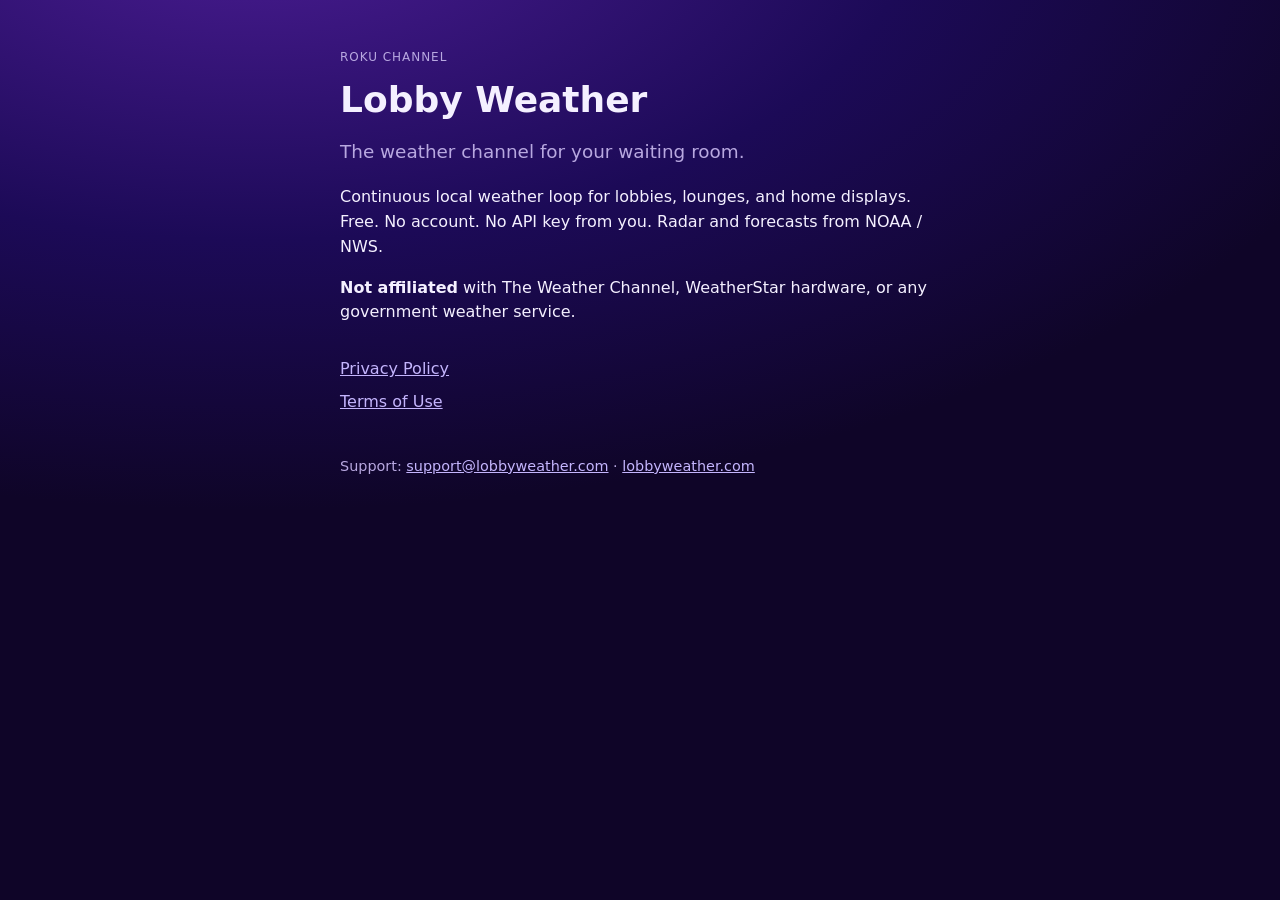
<file: index.html>
<!DOCTYPE html>
<html lang="en">
<head>
  <meta charset="utf-8" />
  <meta name="viewport" content="width=device-width, initial-scale=1" />
  <meta name="description" content="Lobby Weather — continuous weather for waiting rooms and lounges. Roku channel." />
  <title>Lobby Weather</title>
  <link rel="stylesheet" href="styles.css" />
  <link rel="canonical" href="https://lobbyweather.com/" />
</head>
<body>
  <main>
    <p class="eyebrow">Roku channel</p>
    <h1>Lobby Weather</h1>
    <p class="lede">The weather channel for your waiting room.</p>
    <p>
      Continuous local weather loop for lobbies, lounges, and home displays.
      Free. No account. No API key from you. Radar and forecasts from NOAA / NWS.
    </p>
    <p>
      <strong>Not affiliated</strong> with The Weather Channel, WeatherStar hardware,
      or any government weather service.
    </p>
    <ul class="links">
      <li><a href="privacy.html">Privacy Policy</a></li>
      <li><a href="terms.html">Terms of Use</a></li>
    </ul>
    <p class="foot">
      Support:
      <a href="mailto:support@lobbyweather.com">support@lobbyweather.com</a>
      · <a href="https://lobbyweather.com/">lobbyweather.com</a>
    </p>
  </main>
</body>
</html>
</file>
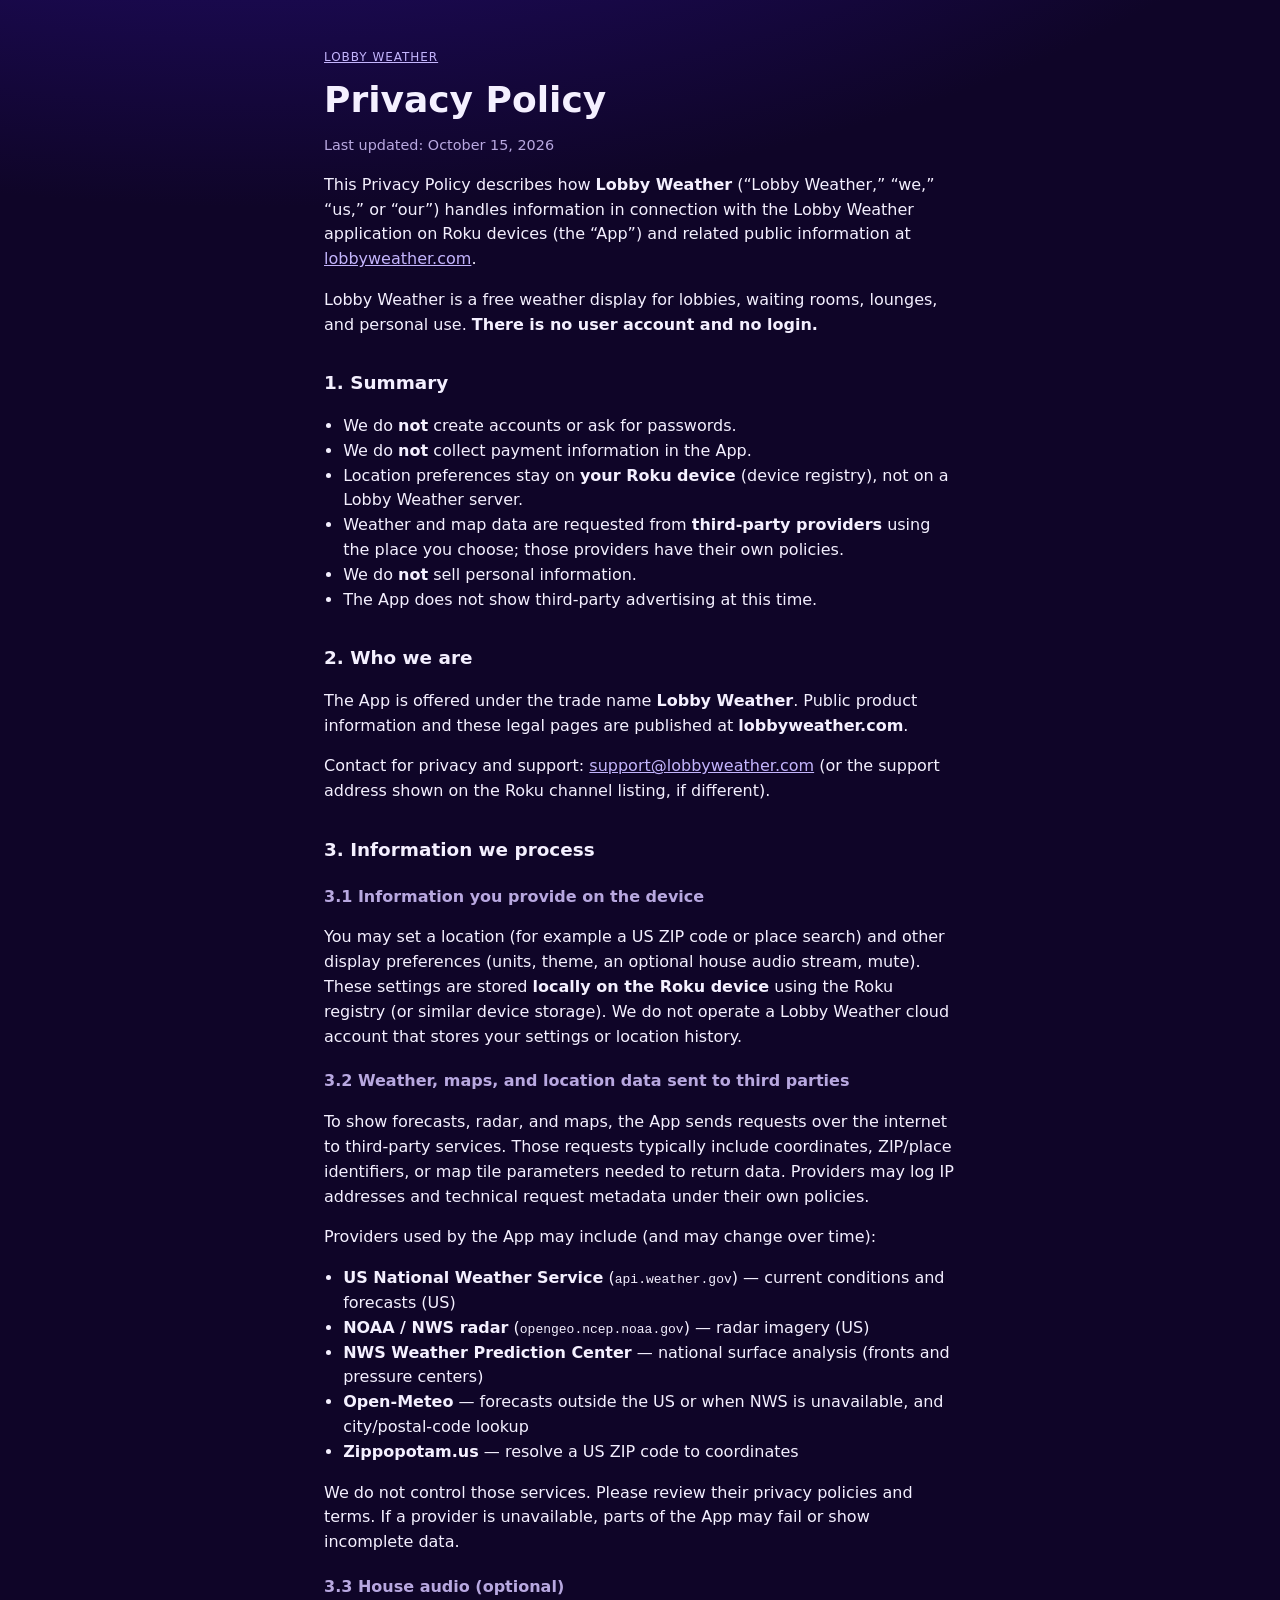
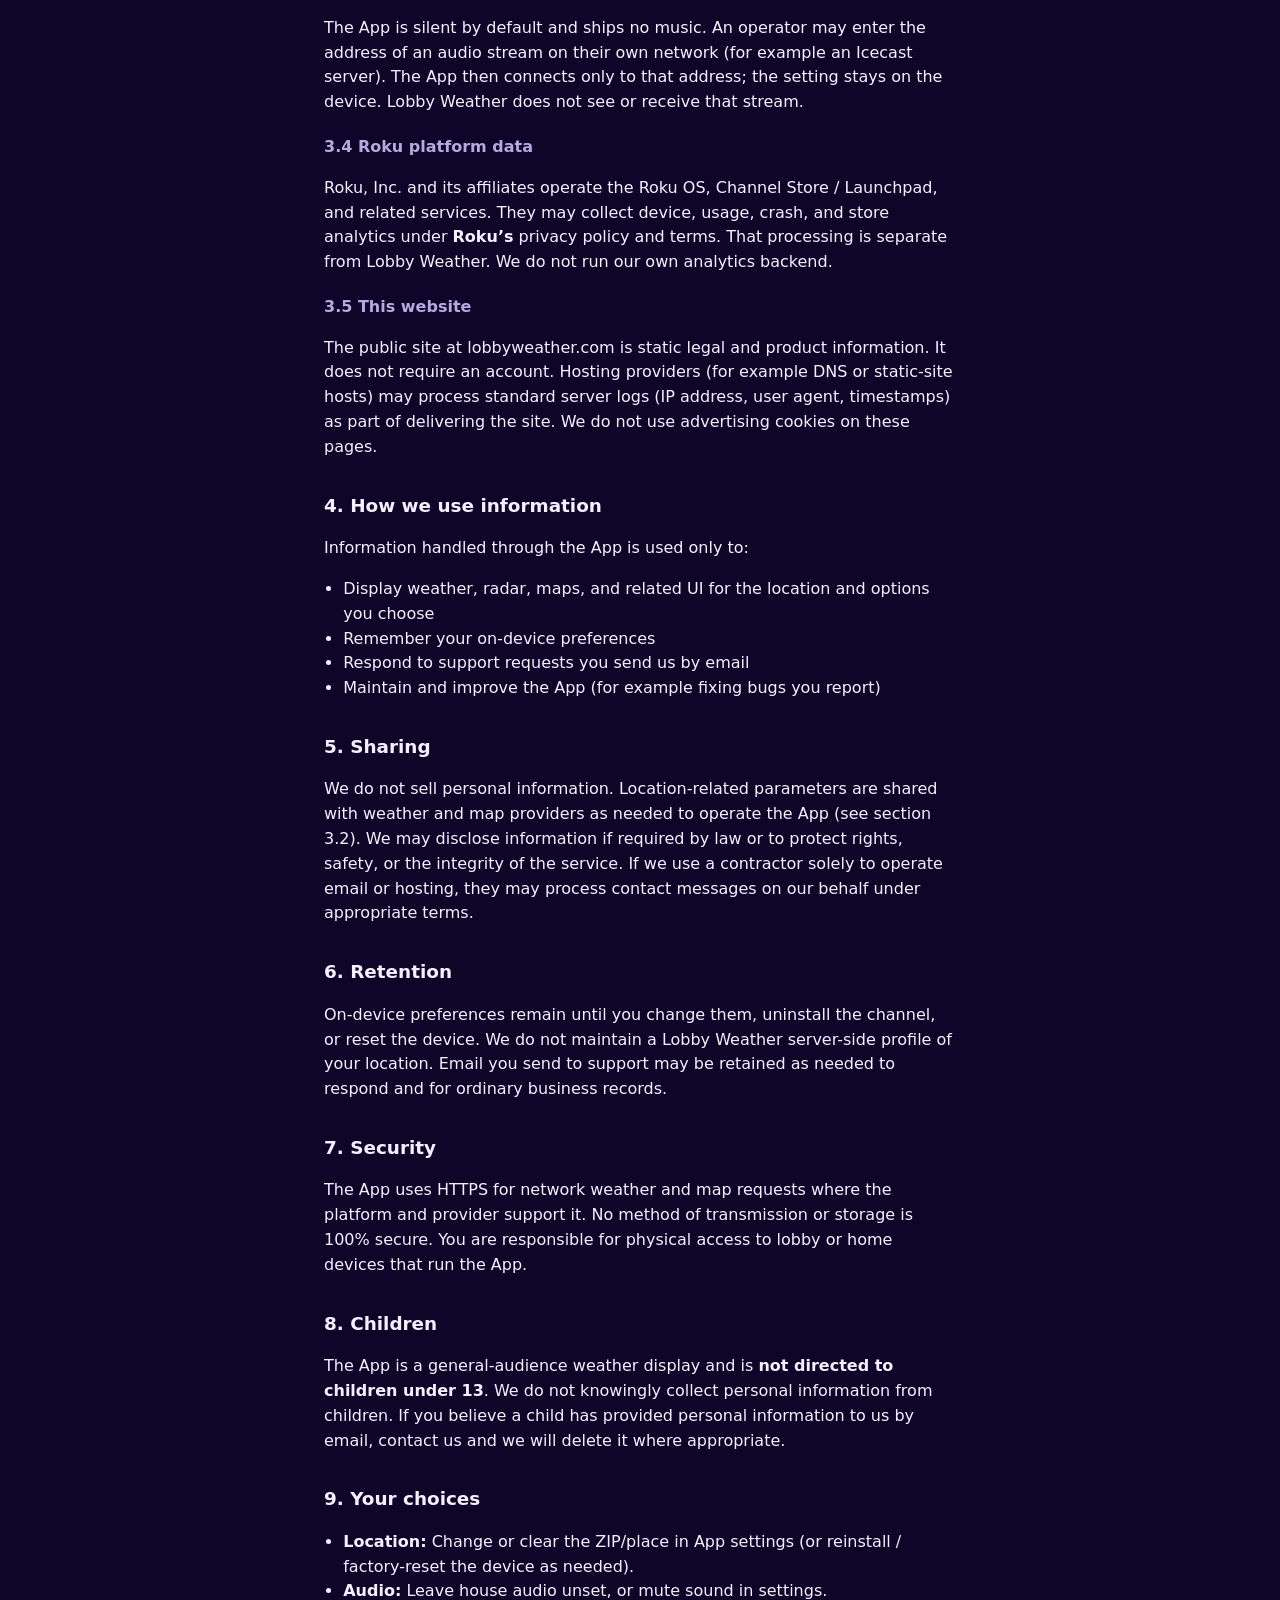
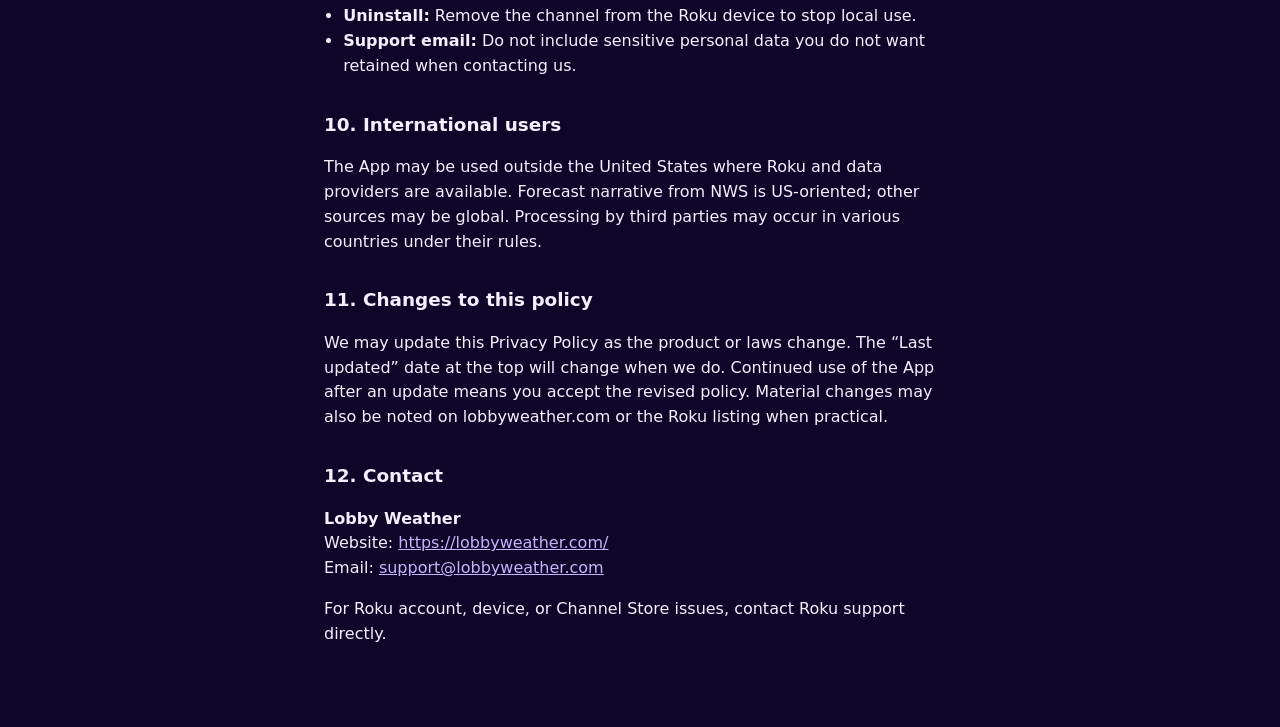
<file: privacy.html>
<!DOCTYPE html>
<html lang="en">
<head>
  <meta charset="utf-8" />
  <meta name="viewport" content="width=device-width, initial-scale=1" />
  <meta name="description" content="Privacy Policy for Lobby Weather, a Roku weather display channel." />
  <title>Privacy Policy — Lobby Weather</title>
  <link rel="stylesheet" href="styles.css" />
  <link rel="canonical" href="https://lobbyweather.com/privacy.html" />
</head>
<body>
  <main class="doc">
    <p class="eyebrow"><a href="index.html">Lobby Weather</a></p>
    <h1>Privacy Policy</h1>
    <p class="meta">Last updated: October 15, 2026</p>

    <p>
      This Privacy Policy describes how <strong>Lobby Weather</strong>
      (“Lobby Weather,” “we,” “us,” or “our”) handles information in connection with
      the Lobby Weather application on Roku devices (the “App”) and related public
      information at <a href="https://lobbyweather.com/">lobbyweather.com</a>.
    </p>
    <p>
      Lobby Weather is a free weather display for lobbies, waiting rooms, lounges,
      and personal use. <strong>There is no user account and no login.</strong>
    </p>

    <h2>1. Summary</h2>
    <ul>
      <li>We do <strong>not</strong> create accounts or ask for passwords.</li>
      <li>We do <strong>not</strong> collect payment information in the App.</li>
      <li>Location preferences stay on <strong>your Roku device</strong> (device registry), not on a Lobby Weather server.</li>
      <li>Weather and map data are requested from <strong>third-party providers</strong> using the place you choose; those providers have their own policies.</li>
      <li>We do <strong>not</strong> sell personal information.</li>
      <li>The App does not show third-party advertising at this time.</li>
    </ul>

    <h2>2. Who we are</h2>
    <p>
      The App is offered under the trade name <strong>Lobby Weather</strong>.
      Public product information and these legal pages are published at
      <strong>lobbyweather.com</strong>.
    </p>
    <p>
      Contact for privacy and support:
      <a href="mailto:support@lobbyweather.com">support@lobbyweather.com</a>
      (or the support address shown on the Roku channel listing, if different).
    </p>

    <h2>3. Information we process</h2>

    <h3>3.1 Information you provide on the device</h3>
    <p>
      You may set a location (for example a US ZIP code or place search) and other
      display preferences (units, theme, an optional house audio stream, mute). These settings are
      stored <strong>locally on the Roku device</strong> using the Roku registry
      (or similar device storage). We do not operate a Lobby Weather cloud account
      that stores your settings or location history.
    </p>

    <h3>3.2 Weather, maps, and location data sent to third parties</h3>
    <p>
      To show forecasts, radar, and maps, the App sends requests over the internet
      to third-party services. Those requests typically include coordinates,
      ZIP/place identifiers, or map tile parameters needed to return data. Providers
      may log IP addresses and technical request metadata under their own policies.
    </p>
    <p>Providers used by the App may include (and may change over time):</p>
    <ul>
      <li><strong>US National Weather Service</strong> (<code>api.weather.gov</code>) — current conditions and forecasts (US)</li>
      <li><strong>NOAA / NWS radar</strong> (<code>opengeo.ncep.noaa.gov</code>) — radar imagery (US)</li>
      <li><strong>NWS Weather Prediction Center</strong> — national surface analysis (fronts and pressure centers)</li>
      <li><strong>Open-Meteo</strong> — forecasts outside the US or when NWS is unavailable, and city/postal-code lookup</li>
      <li><strong>Zippopotam.us</strong> — resolve a US ZIP code to coordinates</li>
    </ul>
    <p>
      We do not control those services. Please review their privacy policies and terms.
      If a provider is unavailable, parts of the App may fail or show incomplete data.
    </p>

    <h3>3.3 House audio (optional)</h3>
    <p>
      The App is silent by default and ships no music. An operator may enter the
      address of an audio stream on their own network (for example an Icecast
      server). The App then connects only to that address; the setting stays on
      the device. Lobby Weather does not see or receive that stream.
    </p>

    <h3>3.4 Roku platform data</h3>
    <p>
      Roku, Inc. and its affiliates operate the Roku OS, Channel Store / Launchpad,
      and related services. They may collect device, usage, crash, and store analytics
      under <strong>Roku’s</strong> privacy policy and terms. That processing is separate
      from Lobby Weather. We do not run our own analytics backend.
    </p>

    <h3>3.5 This website</h3>
    <p>
      The public site at lobbyweather.com is static legal and product information.
      It does not require an account. Hosting providers (for example DNS or static-site
      hosts) may process standard server logs (IP address, user agent, timestamps)
      as part of delivering the site. We do not use advertising cookies on these pages.
    </p>

    <h2>4. How we use information</h2>
    <p>Information handled through the App is used only to:</p>
    <ul>
      <li>Display weather, radar, maps, and related UI for the location and options you choose</li>
      <li>Remember your on-device preferences</li>
      <li>Respond to support requests you send us by email</li>
      <li>Maintain and improve the App (for example fixing bugs you report)</li>
    </ul>

    <h2>5. Sharing</h2>
    <p>
      We do not sell personal information. Location-related parameters are shared with
      weather and map providers as needed to operate the App (see section 3.2).
      We may disclose information if required by law or to protect rights, safety, or
      the integrity of the service. If we use a contractor solely to operate email or
      hosting, they may process contact messages on our behalf under appropriate terms.
    </p>

    <h2>6. Retention</h2>
    <p>
      On-device preferences remain until you change them, uninstall the channel, or
      reset the device. We do not maintain a Lobby Weather server-side profile of your
      location. Email you send to support may be retained as needed to respond and for
      ordinary business records.
    </p>

    <h2>7. Security</h2>
    <p>
      The App uses HTTPS for network weather and map requests where the platform and
      provider support it. No method of transmission or storage is 100% secure.
      You are responsible for physical access to lobby or home devices that run the App.
    </p>

    <h2>8. Children</h2>
    <p>
      The App is a general-audience weather display and is <strong>not directed to
      children under 13</strong>. We do not knowingly collect personal information from
      children. If you believe a child has provided personal information to us by email,
      contact us and we will delete it where appropriate.
    </p>

    <h2>9. Your choices</h2>
    <ul>
      <li><strong>Location:</strong> Change or clear the ZIP/place in App settings (or reinstall / factory-reset the device as needed).</li>
      <li><strong>Audio:</strong> Leave house audio unset, or mute sound in settings.</li>
      <li><strong>Uninstall:</strong> Remove the channel from the Roku device to stop local use.</li>
      <li><strong>Support email:</strong> Do not include sensitive personal data you do not want retained when contacting us.</li>
    </ul>

    <h2>10. International users</h2>
    <p>
      The App may be used outside the United States where Roku and data providers
      are available. Forecast narrative from NWS is US-oriented; other sources may be
      global. Processing by third parties may occur in various countries under their rules.
    </p>

    <h2>11. Changes to this policy</h2>
    <p>
      We may update this Privacy Policy as the product or laws change. The
      “Last updated” date at the top will change when we do. Continued use of the App
      after an update means you accept the revised policy. Material changes may also be
      noted on lobbyweather.com or the Roku listing when practical.
    </p>

    <h2>12. Contact</h2>
    <p>
      <strong>Lobby Weather</strong><br />
      Website: <a href="https://lobbyweather.com/">https://lobbyweather.com/</a><br />
      Email: <a href="mailto:support@lobbyweather.com">support@lobbyweather.com</a>
    </p>
    <p>
      For Roku account, device, or Channel Store issues, contact Roku support directly.
    </p>
  </main>
</body>
</html>
</file>
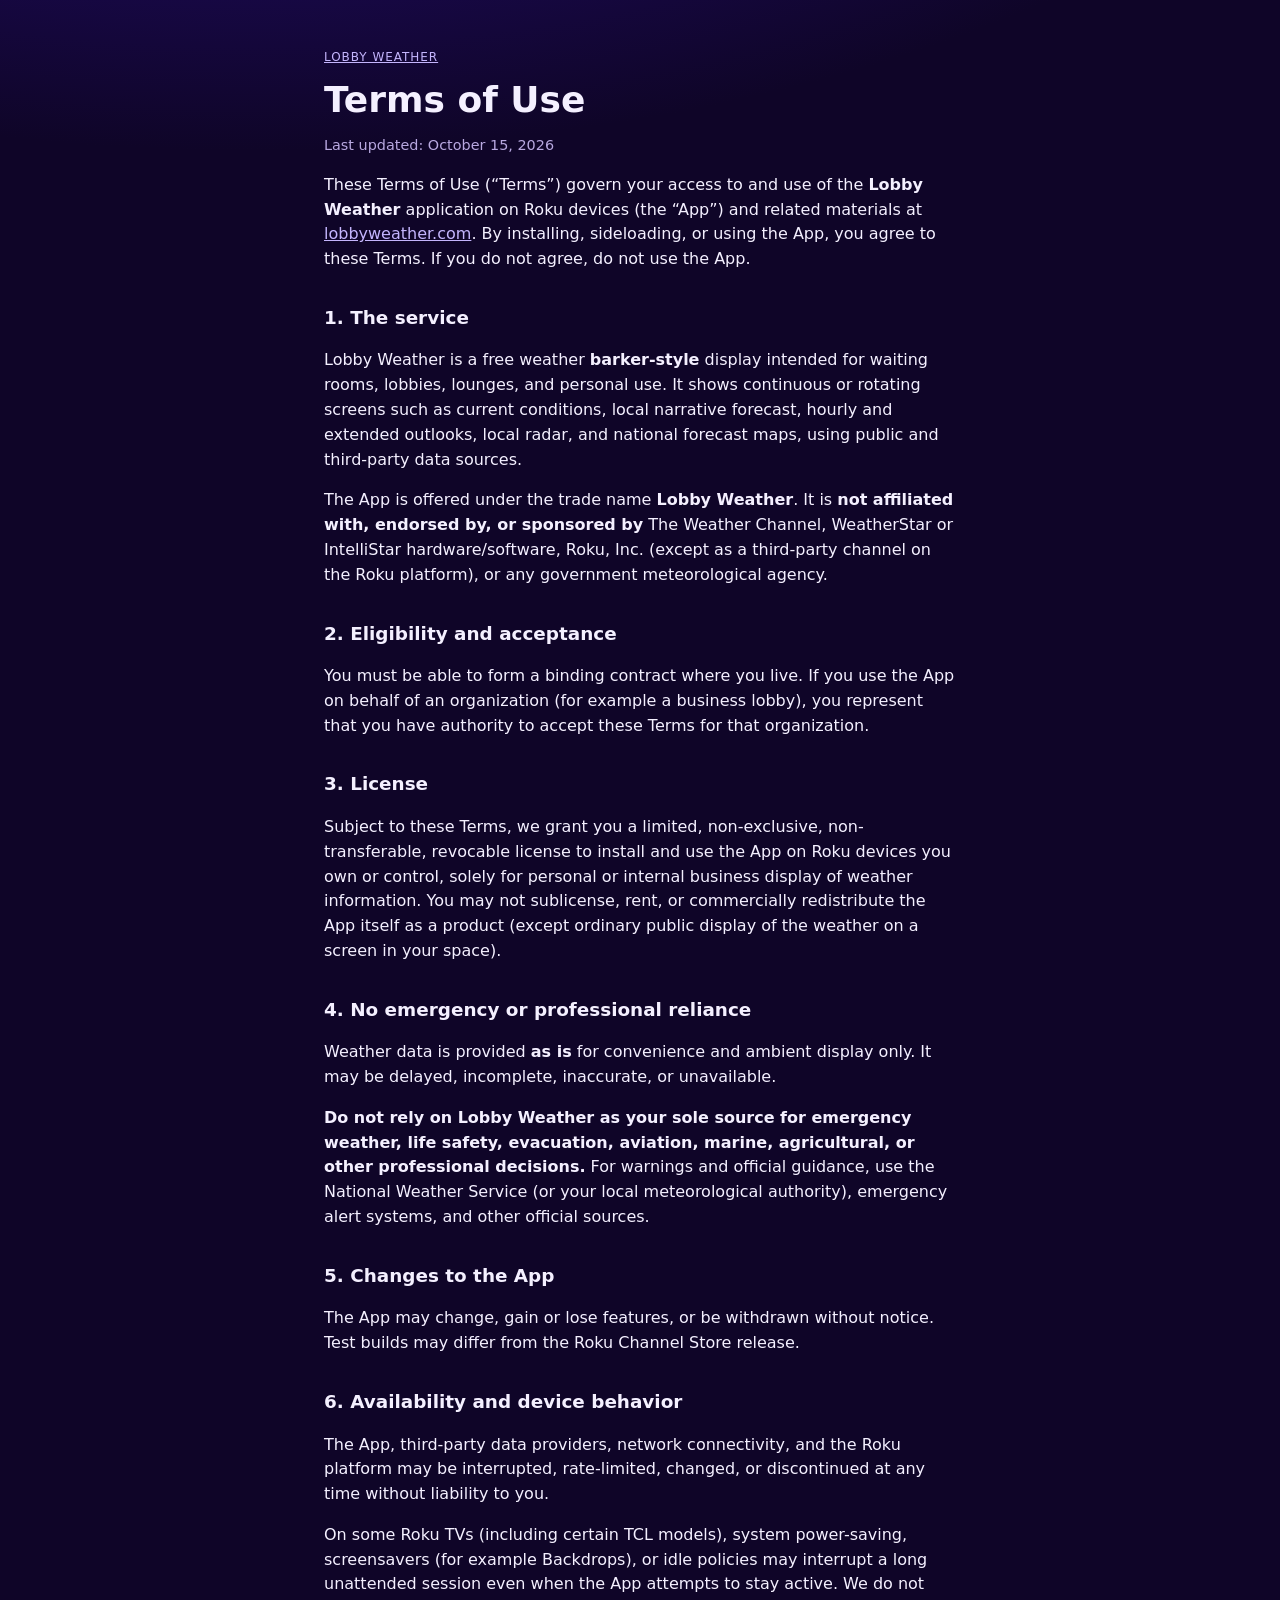
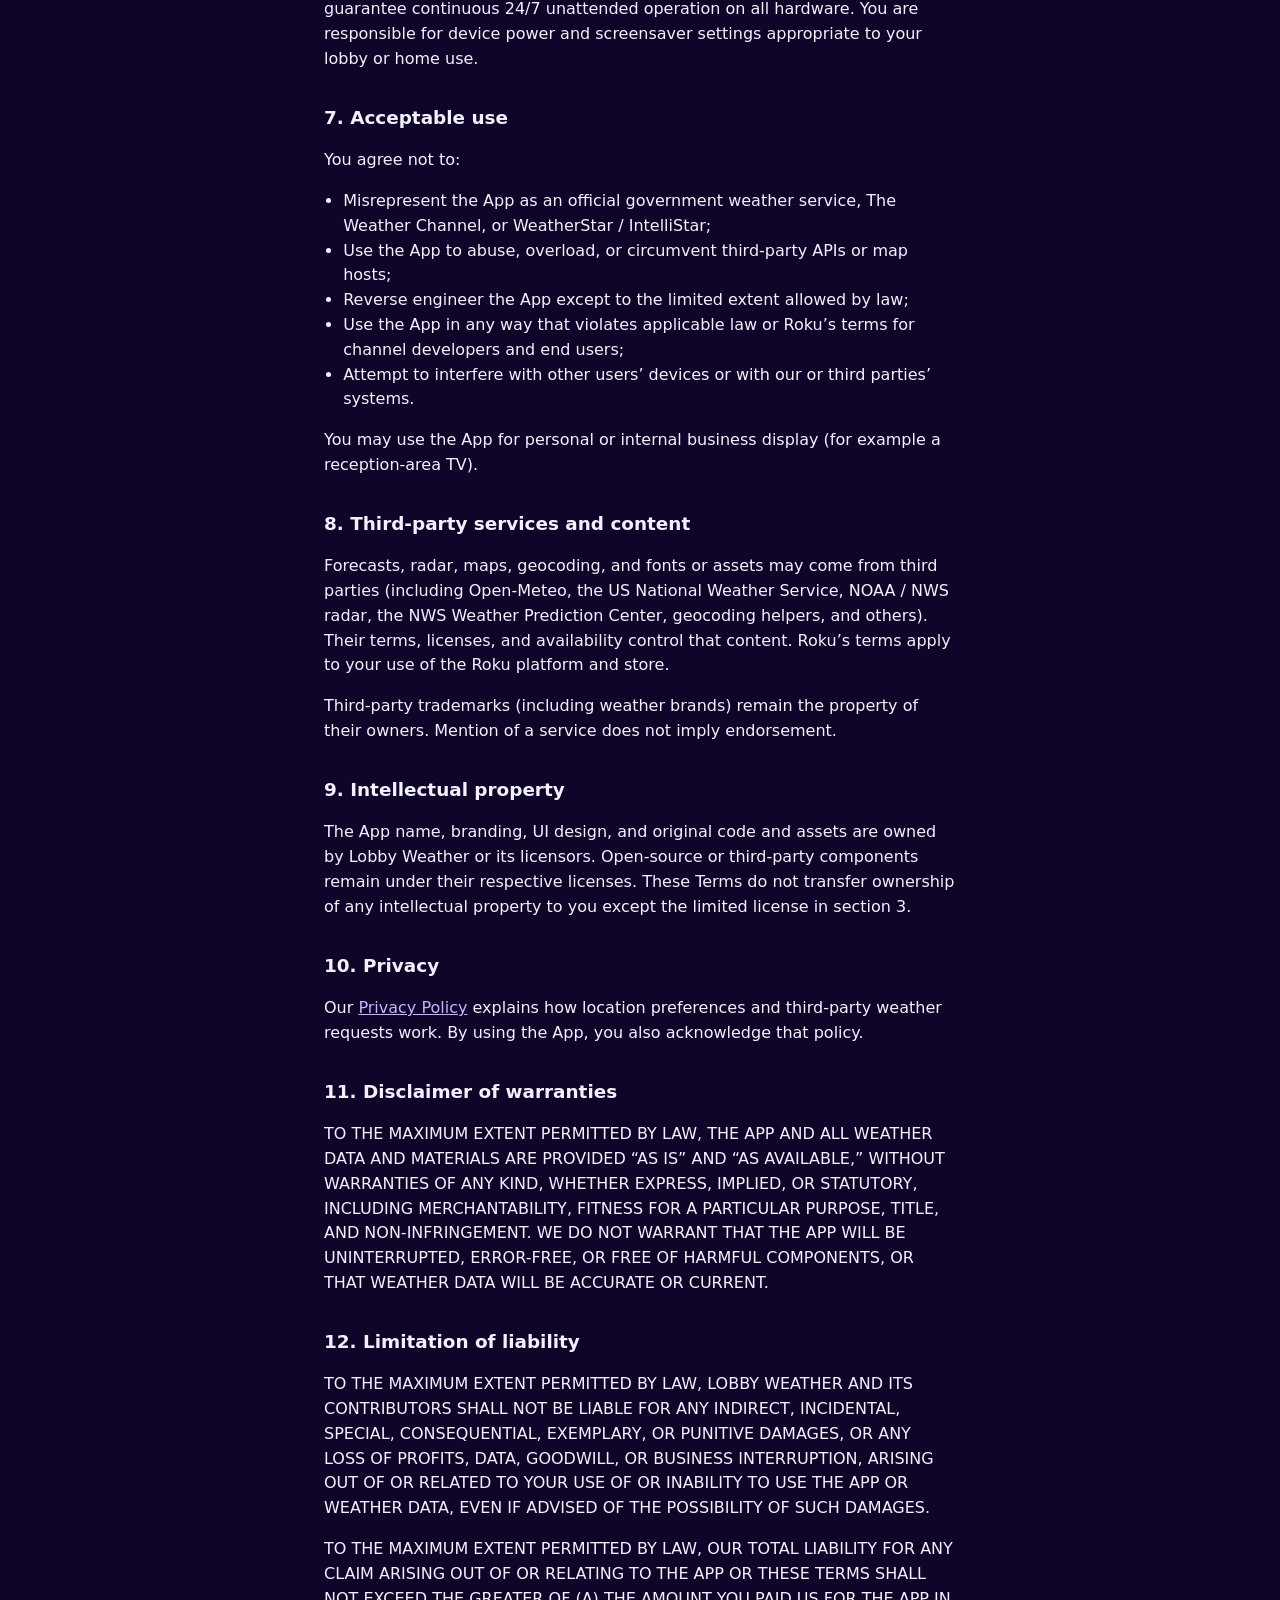
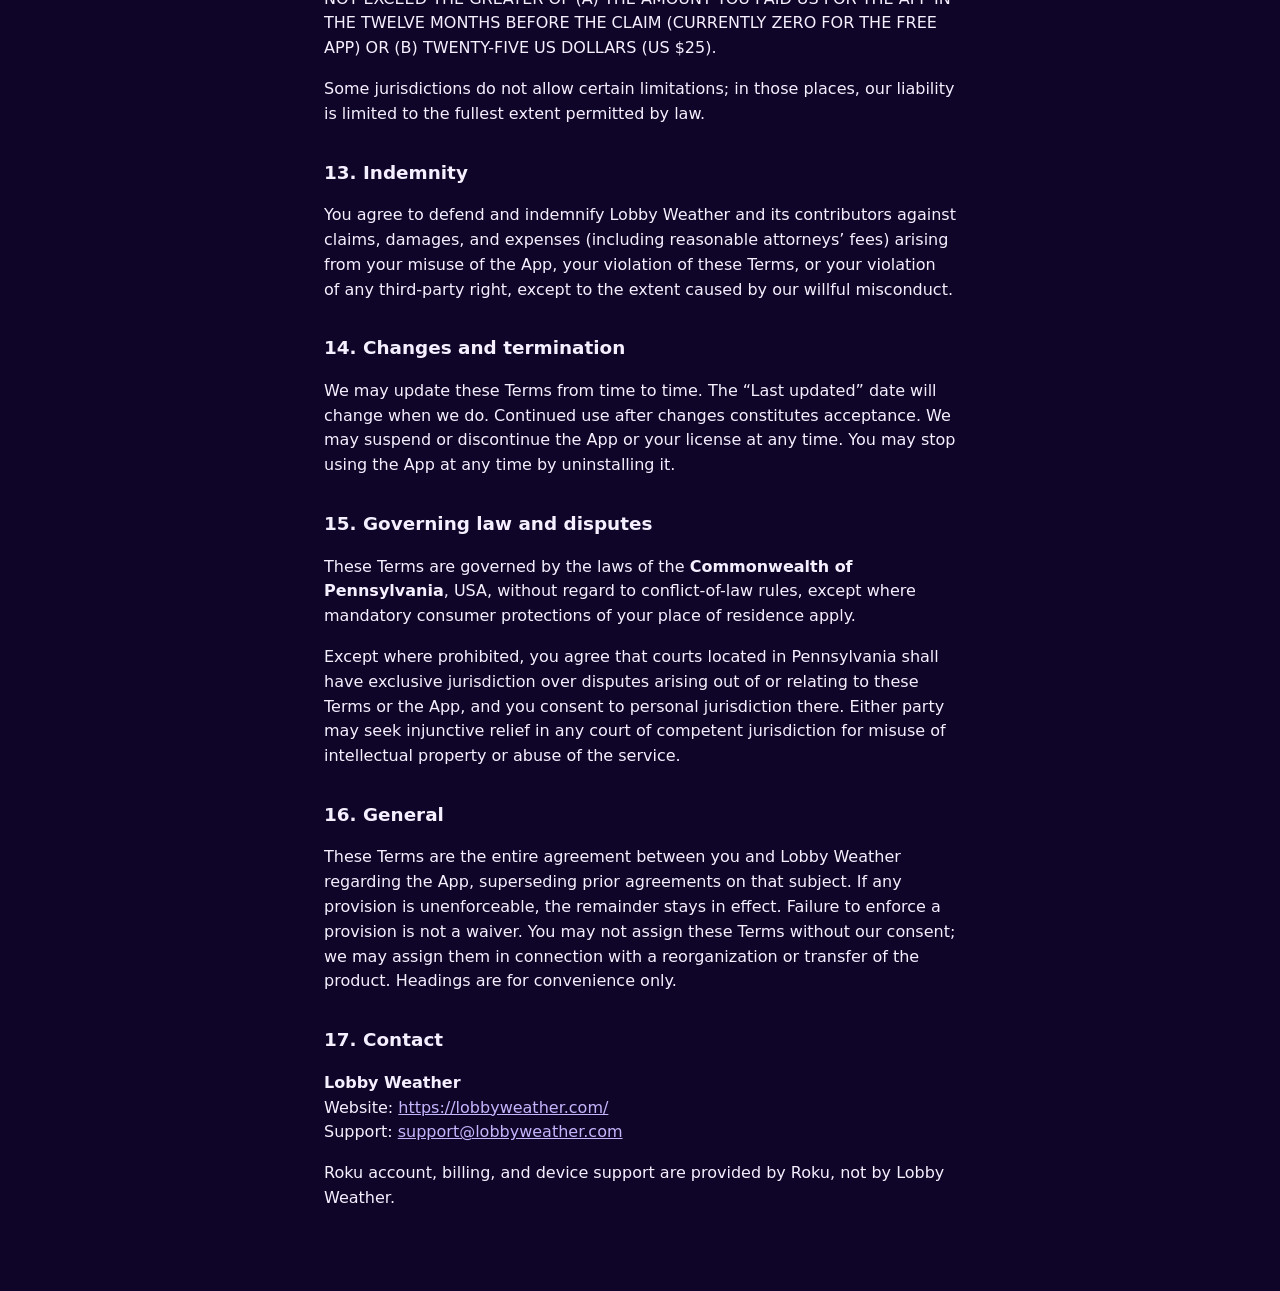
<file: terms.html>
<!DOCTYPE html>
<html lang="en">
<head>
  <meta charset="utf-8" />
  <meta name="viewport" content="width=device-width, initial-scale=1" />
  <meta name="description" content="Terms of Use for Lobby Weather, a Roku weather display channel." />
  <title>Terms of Use — Lobby Weather</title>
  <link rel="stylesheet" href="styles.css" />
  <link rel="canonical" href="https://lobbyweather.com/terms.html" />
</head>
<body>
  <main class="doc">
    <p class="eyebrow"><a href="index.html">Lobby Weather</a></p>
    <h1>Terms of Use</h1>
    <p class="meta">Last updated: October 15, 2026</p>

    <p>
      These Terms of Use (“Terms”) govern your access to and use of the
      <strong>Lobby Weather</strong> application on Roku devices (the “App”) and
      related materials at <a href="https://lobbyweather.com/">lobbyweather.com</a>.
      By installing, sideloading, or using the App, you agree to these Terms.
      If you do not agree, do not use the App.
    </p>

    <h2>1. The service</h2>
    <p>
      Lobby Weather is a free weather <strong>barker-style</strong> display intended
      for waiting rooms, lobbies, lounges, and personal use. It shows continuous or
      rotating screens such as current conditions, local narrative forecast, hourly
      and extended outlooks, local radar, and national forecast maps, using public
      and third-party data sources.
    </p>
    <p>
      The App is offered under the trade name <strong>Lobby Weather</strong>.
      It is <strong>not affiliated with, endorsed by, or sponsored by</strong>
      The Weather Channel, WeatherStar or IntelliStar hardware/software, Roku, Inc.
      (except as a third-party channel on the Roku platform), or any government
      meteorological agency.
    </p>

    <h2>2. Eligibility and acceptance</h2>
    <p>
      You must be able to form a binding contract where you live. If you use the App
      on behalf of an organization (for example a business lobby), you represent that
      you have authority to accept these Terms for that organization.
    </p>

    <h2>3. License</h2>
    <p>
      Subject to these Terms, we grant you a limited, non-exclusive, non-transferable,
      revocable license to install and use the App on Roku devices you own or control,
      solely for personal or internal business display of weather information.
      You may not sublicense, rent, or commercially redistribute the App itself as a
      product (except ordinary public display of the weather on a screen in your space).
    </p>

    <h2>4. No emergency or professional reliance</h2>
    <p>
      Weather data is provided <strong>as is</strong> for convenience and ambient
      display only. It may be delayed, incomplete, inaccurate, or unavailable.
    </p>
    <p>
      <strong>Do not rely on Lobby Weather as your sole source for emergency weather,
      life safety, evacuation, aviation, marine, agricultural, or other professional
      decisions.</strong>
      For warnings and official guidance, use the National Weather Service (or your
      local meteorological authority), emergency alert systems, and other official sources.
    </p>

    <h2>5. Changes to the App</h2>
    <p>
      The App may change, gain or lose features, or be withdrawn without notice.
      Test builds may differ from the Roku Channel Store release.
    </p>

    <h2>6. Availability and device behavior</h2>
    <p>
      The App, third-party data providers, network connectivity, and the Roku platform
      may be interrupted, rate-limited, changed, or discontinued at any time without
      liability to you.
    </p>
    <p>
      On some Roku TVs (including certain TCL models), system power-saving,
      screensavers (for example Backdrops), or idle policies may interrupt a long
      unattended session even when the App attempts to stay active. We do not guarantee
      continuous 24/7 unattended operation on all hardware. You are responsible for
      device power and screensaver settings appropriate to your lobby or home use.
    </p>

    <h2>7. Acceptable use</h2>
    <p>You agree not to:</p>
    <ul>
      <li>Misrepresent the App as an official government weather service, The Weather Channel, or WeatherStar / IntelliStar;</li>
      <li>Use the App to abuse, overload, or circumvent third-party APIs or map hosts;</li>
      <li>Reverse engineer the App except to the limited extent allowed by law;</li>
      <li>Use the App in any way that violates applicable law or Roku’s terms for channel developers and end users;</li>
      <li>Attempt to interfere with other users’ devices or with our or third parties’ systems.</li>
    </ul>
    <p>
      You may use the App for personal or internal business display (for example a
      reception-area TV).
    </p>

    <h2>8. Third-party services and content</h2>
    <p>
      Forecasts, radar, maps, geocoding, and fonts or assets may come
      from third parties (including Open-Meteo, the US National Weather Service,
      NOAA / NWS radar, the NWS Weather Prediction Center, geocoding helpers, and
      others). Their terms, licenses, and availability control that content.
      Roku’s terms apply to your use of the Roku platform and store.
    </p>
    <p>
      Third-party trademarks (including weather brands) remain the property of their
      owners. Mention of a service does not imply endorsement.
    </p>

    <h2>9. Intellectual property</h2>
    <p>
      The App name, branding, UI design, and original code and assets are owned by
      Lobby Weather or its licensors. Open-source or third-party components remain
      under their respective licenses. These Terms do not transfer ownership of any
      intellectual property to you except the limited license in section 3.
    </p>

    <h2>10. Privacy</h2>
    <p>
      Our <a href="privacy.html">Privacy Policy</a> explains how location preferences
      and third-party weather requests work. By using the App, you also acknowledge
      that policy.
    </p>

    <h2>11. Disclaimer of warranties</h2>
    <p>
      TO THE MAXIMUM EXTENT PERMITTED BY LAW, THE APP AND ALL WEATHER DATA AND
      MATERIALS ARE PROVIDED “AS IS” AND “AS AVAILABLE,” WITHOUT WARRANTIES OF ANY
      KIND, WHETHER EXPRESS, IMPLIED, OR STATUTORY, INCLUDING MERCHANTABILITY,
      FITNESS FOR A PARTICULAR PURPOSE, TITLE, AND NON-INFRINGEMENT. WE DO NOT
      WARRANT THAT THE APP WILL BE UNINTERRUPTED, ERROR-FREE, OR FREE OF HARMFUL
      COMPONENTS, OR THAT WEATHER DATA WILL BE ACCURATE OR CURRENT.
    </p>

    <h2>12. Limitation of liability</h2>
    <p>
      TO THE MAXIMUM EXTENT PERMITTED BY LAW, LOBBY WEATHER AND ITS CONTRIBUTORS
      SHALL NOT BE LIABLE FOR ANY INDIRECT, INCIDENTAL, SPECIAL, CONSEQUENTIAL,
      EXEMPLARY, OR PUNITIVE DAMAGES, OR ANY LOSS OF PROFITS, DATA, GOODWILL, OR
      BUSINESS INTERRUPTION, ARISING OUT OF OR RELATED TO YOUR USE OF OR INABILITY
      TO USE THE APP OR WEATHER DATA, EVEN IF ADVISED OF THE POSSIBILITY OF SUCH
      DAMAGES.
    </p>
    <p>
      TO THE MAXIMUM EXTENT PERMITTED BY LAW, OUR TOTAL LIABILITY FOR ANY CLAIM
      ARISING OUT OF OR RELATING TO THE APP OR THESE TERMS SHALL NOT EXCEED THE
      GREATER OF (A) THE AMOUNT YOU PAID US FOR THE APP IN THE TWELVE MONTHS BEFORE
      THE CLAIM (CURRENTLY ZERO FOR THE FREE APP) OR (B) TWENTY-FIVE US DOLLARS (US&nbsp;$25).
    </p>
    <p>
      Some jurisdictions do not allow certain limitations; in those places, our
      liability is limited to the fullest extent permitted by law.
    </p>

    <h2>13. Indemnity</h2>
    <p>
      You agree to defend and indemnify Lobby Weather and its contributors against
      claims, damages, and expenses (including reasonable attorneys’ fees) arising from
      your misuse of the App, your violation of these Terms, or your violation of any
      third-party right, except to the extent caused by our willful misconduct.
    </p>

    <h2>14. Changes and termination</h2>
    <p>
      We may update these Terms from time to time. The “Last updated” date will change
      when we do. Continued use after changes constitutes acceptance. We may suspend
      or discontinue the App or your license at any time. You may stop using the App
      at any time by uninstalling it.
    </p>

    <h2>15. Governing law and disputes</h2>
    <p>
      These Terms are governed by the laws of the <strong>Commonwealth of Pennsylvania</strong>,
      USA, without regard to conflict-of-law rules, except where mandatory consumer
      protections of your place of residence apply.
    </p>
    <p>
      Except where prohibited, you agree that courts located in Pennsylvania shall have
      exclusive jurisdiction over disputes arising out of or relating to these Terms or
      the App, and you consent to personal jurisdiction there. Either party may seek
      injunctive relief in any court of competent jurisdiction for misuse of intellectual
      property or abuse of the service.
    </p>

    <h2>16. General</h2>
    <p>
      These Terms are the entire agreement between you and Lobby Weather regarding the
      App, superseding prior agreements on that subject. If any provision is unenforceable,
      the remainder stays in effect. Failure to enforce a provision is not a waiver.
      You may not assign these Terms without our consent; we may assign them in connection
      with a reorganization or transfer of the product. Headings are for convenience only.
    </p>

    <h2>17. Contact</h2>
    <p>
      <strong>Lobby Weather</strong><br />
      Website: <a href="https://lobbyweather.com/">https://lobbyweather.com/</a><br />
      Support: <a href="mailto:support@lobbyweather.com">support@lobbyweather.com</a>
    </p>
    <p>
      Roku account, billing, and device support are provided by Roku, not by Lobby Weather.
    </p>
  </main>
</body>
</html>
</file>
<file: styles.css>
:root {
  --bg: #1c0a57;
  --fg: #f4f0ff;
  --muted: #b8a8e0;
  --link: #c4b5fd;
  --card: #2a1040;
}

* { box-sizing: border-box; }
body {
  margin: 0;
  min-height: 100vh;
  font-family: system-ui, -apple-system, Segoe UI, Roboto, sans-serif;
  background: radial-gradient(1200px 600px at 20% -10%, #4c1d95 0%, var(--bg) 55%, #0f0528 100%);
  color: var(--fg);
  line-height: 1.55;
}
main {
  max-width: 40rem;
  margin: 0 auto;
  padding: 3rem 1.25rem 4rem;
}
main.doc { max-width: 42rem; }
.eyebrow {
  text-transform: uppercase;
  letter-spacing: 0.08em;
  font-size: 0.75rem;
  color: var(--muted);
  margin: 0 0 0.75rem;
}
h1 {
  font-size: clamp(1.75rem, 4vw, 2.25rem);
  margin: 0 0 0.75rem;
  line-height: 1.15;
}
h2 { font-size: 1.15rem; margin: 2rem 0 0.5rem; }
h3 { font-size: 1rem; margin: 1.25rem 0 0.4rem; color: var(--muted); }
.lede { font-size: 1.15rem; color: var(--muted); }
.meta { color: var(--muted); font-size: 0.9rem; }
.links { list-style: none; padding: 0; margin: 2rem 0; }
.links li { margin: 0.5rem 0; }
a { color: var(--link); }
.foot { color: var(--muted); font-size: 0.9rem; margin-top: 2.5rem; }
ul { padding-left: 1.2rem; }
</file>
